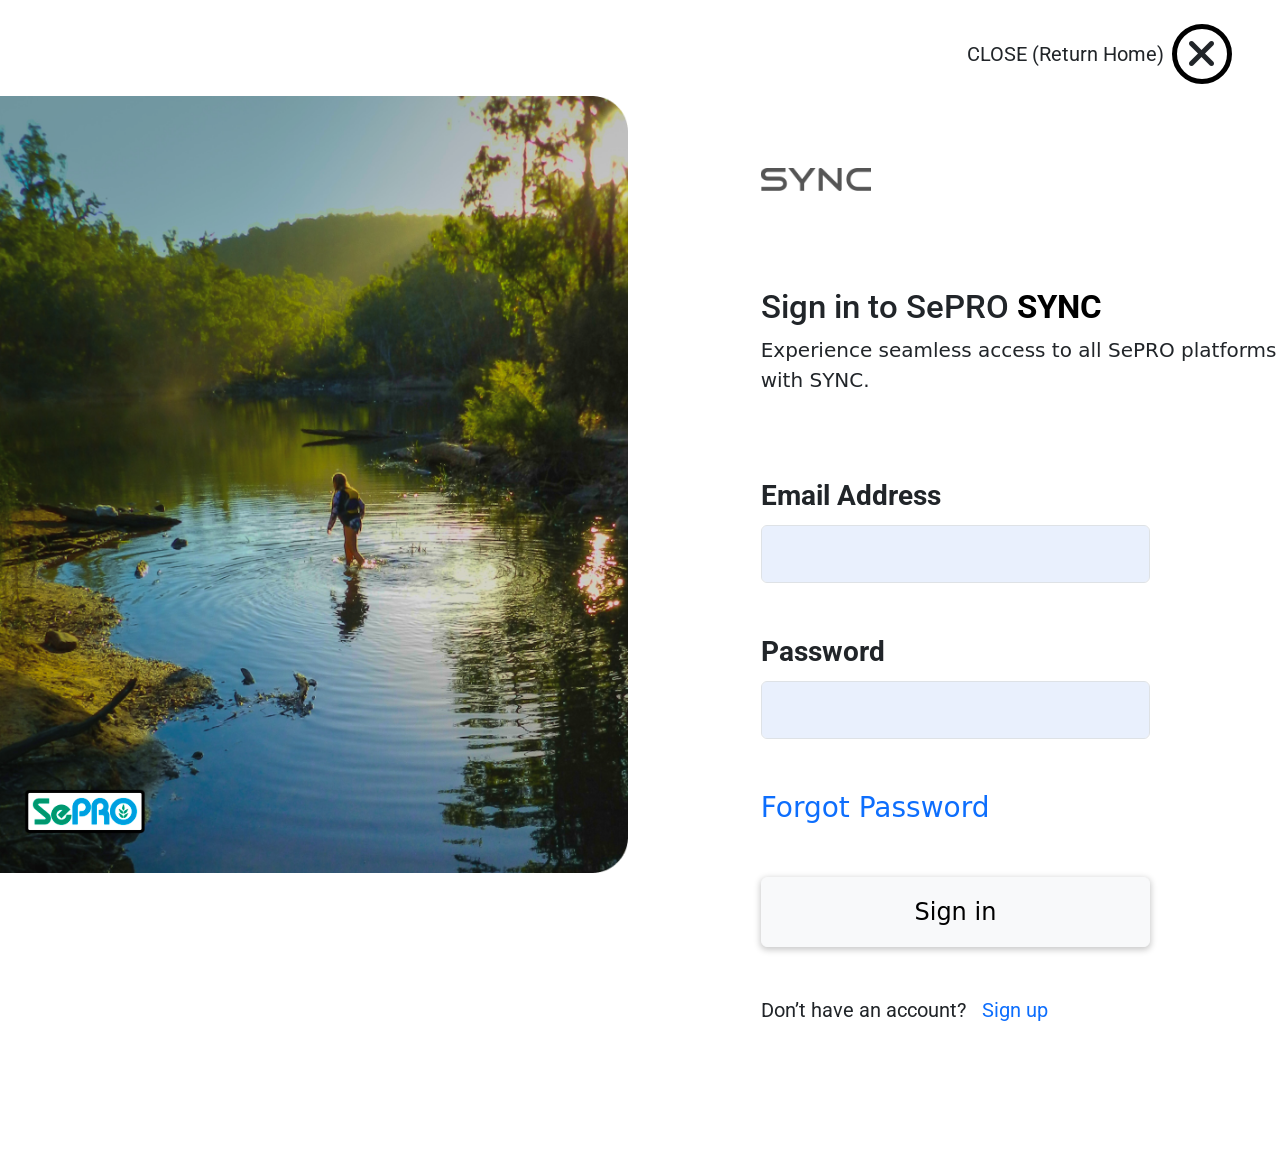
<file: index.html>
<!DOCTYPE html>
<html lang="en">
<head>
    <meta charset="UTF-8">
    <meta name="viewport" content="width=device-width, initial-scale=1.0">
    <!-- bootstrap -->
    <link rel="stylesheet" href="css/bootstrap.min.css">
    <!-- fontawesome -->
    <link rel="stylesheet" href="css/all.min.css">
    <!-- google font -->
    <link rel="preconnect" href="https://fonts.googleapis.com">
    <link rel="preconnect" href="https://fonts.gstatic.com" crossorigin>
    <link href="https://fonts.googleapis.com/css2?family=Roboto:wght@100;300;400;500;700;900&display=swap" rel="stylesheet">
    <!-- main style -->
    <link rel="stylesheet" href="css/style.css">
    <!-- media -->
    <link rel="stylesheet" href="css/media.css">
    <title>SIGN IN</title>
</head>
<body>
    
    <nav class="py-4 normal-nav fixed-top">
        <div class="d-flex align-items-center justify-content-end mx-5 cursor">
            <span class="me-2 fs-5">CLOSE (Return Home)</span>
            <span class="close d-flex justify-content-center align-items-center"><i class="fa-solid fa-xmark fs-1"></i></span>
        </div>
    </nav>

    <nav class="py-4 mobile-nav d-none">
        <div class="d-flex justify-content-between align-items-center mx-4">
            <div>
                <img src="images/sepro.svg" width="85px"  alt="sepro">
            </div>
            <div class="d-flex align-items-center justify-content-end  cursor">
                <span class="close d-flex justify-content-center align-items-center"><i class="fa-solid fa-xmark fs-2"></i></span>
            </div>
        </div>

    </nav>


    <!-- SIGN IN -->
    <section class="py-5" >
        <div class="row py-5">
            <div class="col-lg-6 img-side ">
                <div class=" position-relative">
                    <img src="images/Rectangle 1.png" class="w-100" alt="sign in Image">
                    <img src="images/sepro.svg" class="position-absolute  logo-on-img"  alt="sepro">
                </div>
            </div>
            <div class="col-lg-5 ms-auto">
                <div class="pt-4">
                    <div class="sync">
                        <img src="images/sync.svg" class="py-5 " width="110px" alt="sync">
                    </div>
                    <div class="mobile-content">
                        <h2 class="mt-5 font-30 fw-medium font-sm-27">Sign in to SePRO <span class="fw-bolder text-black ">SYNC</span></h2>
                        <p class="fs-5 fw-medium" >Experience seamless access to all SePRO platforms with SYNC.</p>
                    
                    <form action="" class="py-5">
                        <label for="email" class="fs-3 fw-bold pt-3 pb-2 ">Email Address</label>
                        <input class="form-control w-75 py-3 bg-input mob-input" type="text" id="email">

                        <label for="password" class="fs-3 fw-bold pt-5 pb-2">Password</label>
                        <input class="form-control w-75 py-3 bg-input mob-input" type="text" id="password">

                        <a href="" class="text-decoration-none text-primary fs-3 mt-5 d-flex">Forgot Password</a>

                        <button class="btn btn-light w-75 mt-5 py-3 fs-4 form-btn mob-input">Sign in</button>

                        <span class="d-flex  align-items-center fs-5 pt-5">Don’t have an account?   <span class="text-primary ms-3 cursor">Sign up</span></span>
                    </form>
                    </div>
                </div>
            </div>
        </div>
    </section>

    <script src="js/bootstrap.bundle.min.js"></script>
</body>
</html>
</file>
<file: css/style.css>
/* general style */
h1,h2,h3,h4,h5,h5,span,label{
    font-family: 'Roboto', sans-serif;
}

.cursor{
    cursor: pointer;
}

html{
    overflow-x: hidden;
}

.font-30{
    font-size: 33px;
}




/* navbar */
nav .close{
    border: 5px solid #000;
    width: 60px;
    height: 60px;
    border-radius: 50%;

}

/* logo on img */
.logo-on-img{
    bottom: 5%;
    left: 4%;
}

/* form */
.form-btn{
    -webkit-box-shadow: 0px 2px 6px 1px #CACACA;
    -moz-box-shadow: 0px 2px 6px 1px #CACACA;
    box-shadow: 0px 2px 6px 1px #CACACA;
}

.bg-input{
    background-color: #E9F0FD !important;
}

input:focus{
    border: 4px solid #017EF4;
}


.form-control:focus {
    box-shadow: none;
}
</file>
<file: css/media.css>
@media only screen and (max-width: 992px)  {
    /* content-side */
    .sync{
        display: flex;
        justify-content: start;
        align-items: center;
        width: 85%;
        margin: auto;
    }
    .sync img{
        width: 150px !important;
        padding: 5px 0 8px 0 !important;

    }
    .mob-input{
        width: 100% !important;
    }
    .mobile-content{
        width: 85%;
        margin: auto;
    }
}

@media only screen and (max-width: 600px)  {
    /* general style */
    .font-sm-27{
        font-size: 27px !important;
    }
    
    /* navbar */
    .mobile-nav{
        background-color: #E9F0FD;
        display: block !important;
    }
    .normal-nav{
        display: none !important;
    }

    nav .close{
        border: 2px solid #000;
        width: 35px;
        height: 35px;
        border-radius: 50%;
    }

    /* img-side on large screan */

    .img-side{
        display: none;
    }

    /* content-side */
    .sync{
        display: flex;
        justify-content: center;
        align-items: center;
    }
    .sync img{
        width: 150px !important;
        padding: 5px 0 8px 0 !important;

    }
    .mob-input{
        width: 100% !important;
    }
    .mobile-content{
        width: 85%;
        margin: auto;
    }
}
</file>
